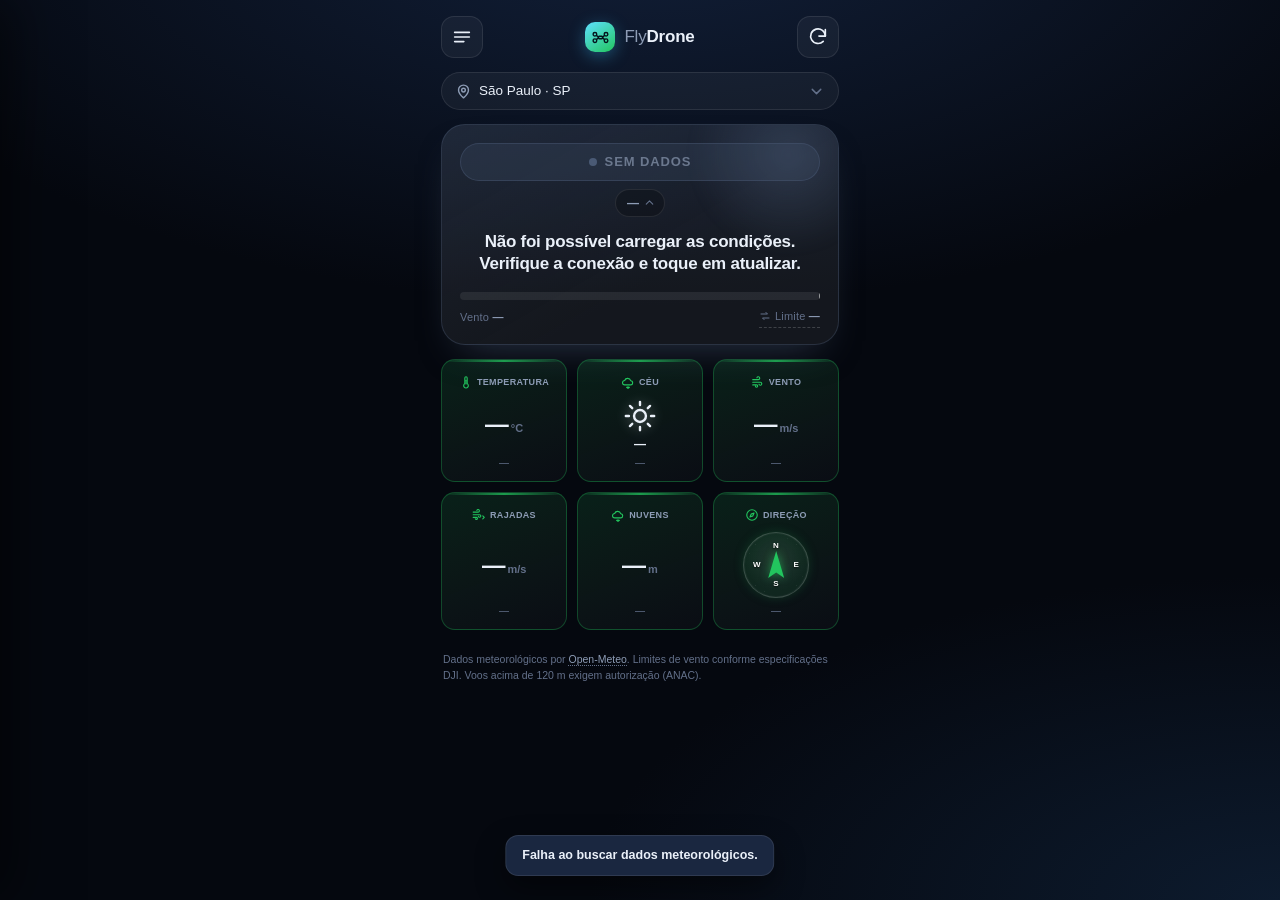
<file: index.html>
<!DOCTYPE html>
<html lang="pt-BR">
<head>
  <meta charset="utf-8" />
  <meta name="viewport" content="width=device-width, initial-scale=1, viewport-fit=cover" />
  <meta name="theme-color" content="#05080f" />
  <meta name="description" content="Condições de voo para drones DJI — vento, rajadas, nuvens e temperatura em tempo real." />
  <meta name="apple-mobile-web-app-capable" content="yes" />
  <meta name="apple-mobile-web-app-status-bar-style" content="black-translucent" />
  <meta name="apple-mobile-web-app-title" content="FlyDrone" />
  <link rel="manifest" href="manifest.webmanifest" />
  <link rel="icon" href="icons/icon-192.png" />
  <link rel="apple-touch-icon" href="icons/icon-192.png" />
  <link rel="stylesheet" href="styles.css" />
  <title>FlyDrone — Condições de voo</title>
</head>
<body>

  <!-- ============ SPRITE DE ÍCONES ============ -->
  <svg class="sprite" aria-hidden="true" focusable="false" xmlns="http://www.w3.org/2000/svg">
    <symbol id="i-menu" viewBox="0 0 24 24"><path d="M4 7h16M4 12h16M4 17h10"/></symbol>
    <symbol id="i-sliders" viewBox="0 0 24 24">
      <path d="M4 7h16M4 12h16M4 17h16"/>
      <circle cx="15" cy="7" r="2.2"/><circle cx="9" cy="12" r="2.2"/><circle cx="16" cy="17" r="2.2"/>
    </symbol>
    <symbol id="i-refresh" viewBox="0 0 24 24"><path d="M20 11a8 8 0 1 0-2.3 5.7"/><path d="M20 4v7h-7"/></symbol>
    <symbol id="i-pin" viewBox="0 0 24 24"><path d="M12 21s7-5.6 7-11a7 7 0 1 0-14 0c0 5.4 7 11 7 11Z"/><circle cx="12" cy="10" r="2.6"/></symbol>
    <symbol id="i-chevron" viewBox="0 0 24 24"><path d="m9 6 6 6-6 6"/></symbol>
    <symbol id="i-close" viewBox="0 0 24 24"><path d="M6 6l12 12M18 6 6 18"/></symbol>
    <symbol id="i-check" viewBox="0 0 24 24"><path d="m5 12.5 4.5 4.5L19 7"/></symbol>
    <symbol id="i-search" viewBox="0 0 24 24"><circle cx="11" cy="11" r="6.5"/><path d="m16 16 4.5 4.5"/></symbol>
    <symbol id="i-gps" viewBox="0 0 24 24"><circle cx="12" cy="12" r="3"/><circle cx="12" cy="12" r="8"/><path d="M12 2v2M12 20v2M2 12h2M20 12h2"/></symbol>

    <symbol id="i-drone" viewBox="0 0 24 24">
      <circle cx="5" cy="8" r="2.3"/><circle cx="19" cy="8" r="2.3"/>
      <circle cx="5" cy="16" r="2.3"/><circle cx="19" cy="16" r="2.3"/>
      <path d="M6.8 9.3 9.6 11.6M17.2 9.3 14.4 11.6M6.8 14.7 9.6 12.4M17.2 14.7 14.4 12.4"/>
      <rect x="9.2" y="10.4" width="5.6" height="3.2" rx="1.3"/>
    </symbol>

    <symbol id="i-temp" viewBox="0 0 24 24">
      <path d="M14 14.8V5a2 2 0 1 0-4 0v9.8a4 4 0 1 0 4 0Z"/><path d="M12 9v6.5"/>
    </symbol>

    <symbol id="i-wind" viewBox="0 0 24 24">
      <path d="M3 8h9.5a2.5 2.5 0 1 0-2.4-3.2"/><path d="M3 12.5h13a2.5 2.5 0 1 1-2.4 3.2"/><path d="M3 17h6.5a2 2 0 1 1-2 2"/>
    </symbol>

    <symbol id="i-gust" viewBox="0 0 24 24">
      <path d="M2 7h8.5a2.2 2.2 0 1 0-2.1-2.9"/><path d="M2 11.5h11a2.2 2.2 0 1 1-2.1 2.9"/>
      <path d="M2 16h5.5a1.8 1.8 0 1 1-1.7 2.4"/><path d="M18.5 13.5 21 16l-2.5 2.5"/>
    </symbol>

    <symbol id="i-cloudbase" viewBox="0 0 24 24">
      <path d="M6.5 17h9.7a3.6 3.6 0 0 0 .4-7.2A5.4 5.4 0 0 0 6.3 9.5 3.7 3.7 0 0 0 6.5 17Z"/>
      <path d="M12 20v2M9.6 21l2.4 2 2.4-2"/>
    </symbol>

    <symbol id="i-compass" viewBox="0 0 24 24">
      <circle cx="12" cy="12" r="9"/><path d="m15.5 8.5-2 5-5 2 2-5 5-2Z"/>
    </symbol>

    <symbol id="i-swap" viewBox="0 0 24 24">
      <path d="M4 8h13l-3.2-3.2M20 16H7l3.2 3.2"/>
    </symbol>

    <symbol id="i-sun" viewBox="0 0 24 24">
      <circle cx="12" cy="12" r="4.2"/>
      <path d="M12 2v2.2M12 19.8V22M2 12h2.2M19.8 12H22M4.9 4.9l1.6 1.6M17.5 17.5l1.6 1.6M19.1 4.9l-1.6 1.6M6.5 17.5l-1.6 1.6"/>
    </symbol>

    <symbol id="i-cloud-sun" viewBox="0 0 24 24">
      <path d="M8 5.5V3.8M3.8 8H2M5.6 5.6 4.4 4.4"/>
      <circle cx="7.6" cy="8.4" r="3"/>
      <path d="M10.5 18.5h8a3.1 3.1 0 0 0 .3-6.2 4.7 4.7 0 0 0-8.8-1.6 3.2 3.2 0 0 0 .5 7.8Z"/>
    </symbol>

    <symbol id="i-moon" viewBox="0 0 24 24">
      <path d="M20.2 14.6A8.6 8.6 0 0 1 9.4 3.8a8.6 8.6 0 1 0 10.8 10.8Z"/>
    </symbol>

    <symbol id="i-cloud-moon" viewBox="0 0 24 24">
      <path d="M9.8 8.6A3.7 3.7 0 0 1 4.6 3.4a3.7 3.7 0 1 0 5.2 5.2Z"/>
      <path d="M10.5 18.5h8a3.1 3.1 0 0 0 .3-6.2 4.7 4.7 0 0 0-8.8-1.6 3.2 3.2 0 0 0 .5 7.8Z"/>
    </symbol>

    <symbol id="i-cloud" viewBox="0 0 24 24">
      <path d="M6.5 18h11a3.9 3.9 0 0 0 .4-7.8A5.8 5.8 0 0 0 6.2 9.6 3.9 3.9 0 0 0 6.5 18Z"/>
    </symbol>

    <symbol id="i-rain" viewBox="0 0 24 24">
      <path d="M6.5 14.5h11a3.6 3.6 0 0 0 .3-7.2A5.4 5.4 0 0 0 6.2 6.5 3.6 3.6 0 0 0 6.5 14.5Z"/>
      <path d="M8.5 17.5 7.5 21M12.5 17.5 11.5 21M16.5 17.5 15.5 21"/>
    </symbol>

    <symbol id="i-storm" viewBox="0 0 24 24">
      <path d="M6.5 14h11a3.6 3.6 0 0 0 .3-7.2A5.4 5.4 0 0 0 6.2 6 3.6 3.6 0 0 0 6.5 14Z"/>
      <path d="m13 13.5-3 4h3l-2 3.5"/>
    </symbol>

    <symbol id="i-snow" viewBox="0 0 24 24">
      <path d="M6.5 14h11a3.6 3.6 0 0 0 .3-7.2A5.4 5.4 0 0 0 6.2 6 3.6 3.6 0 0 0 6.5 14Z"/>
      <path d="M8 17.5v3M6.6 18.3l2.8 1.4M9.4 18.3l-2.8 1.4M15 17.5v3M13.6 18.3l2.8 1.4M16.4 18.3l-2.8 1.4"/>
    </symbol>

    <symbol id="i-fog" viewBox="0 0 24 24">
      <path d="M6.5 12.5h11a3.6 3.6 0 0 0 .3-7.2A5.4 5.4 0 0 0 6.2 4.5 3.6 3.6 0 0 0 6.5 12.5Z"/>
      <path d="M4 16.5h16M7 19.5h10"/>
    </symbol>
  </svg>

  <!-- ============ APP ============ -->
  <div class="app">

    <header class="topbar">
      <button class="icon-btn" id="menuBtn" aria-label="Abrir menu de drones" aria-expanded="false">
        <svg class="icon"><use href="#i-menu"/></svg>
      </button>

      <div class="brand">
        <span class="brand__mark"><svg class="icon"><use href="#i-drone"/></svg></span>
        <span class="brand__name">Fly<strong>Drone</strong></span>
      </div>

      <button class="icon-btn" id="refreshBtn" aria-label="Atualizar dados">
        <svg class="icon" id="refreshIcon"><use href="#i-refresh"/></svg>
      </button>
    </header>

    <button class="location" id="locationBtn">
      <svg class="icon icon--sm"><use href="#i-pin"/></svg>
      <span class="location__text" id="placeName">Localizando…</span>
      <svg class="icon icon--sm location__chev"><use href="#i-chevron"/></svg>
    </button>

    <main class="main" id="main">

      <!-- STATUS GERAL -->
      <section class="verdict" id="verdict" data-status="loading">
        <div class="verdict__glow" aria-hidden="true"></div>

        <div class="verdict__row">
          <span class="verdict__badge" id="verdictBadge">
            <span class="verdict__dot" aria-hidden="true"></span>
            <span id="verdictLabel">Analisando…</span>
          </span>
          <button class="verdict__drone" id="verdictDrone" type="button" aria-haspopup="dialog">
            <span id="verdictDroneName">—</span>
            <svg class="icon icon--sm" aria-hidden="true"><use href="#i-chevron"/></svg>
          </button>
        </div>

        <p class="verdict__reason" id="verdictReason">Buscando condições de voo…</p>

        <div class="windbar" aria-hidden="true">
          <div class="windbar__track">
            <div class="windbar__fill" id="windFill"></div>
            <div class="windbar__limit" id="windLimitMark"></div>
          </div>
          <div class="windbar__scale">
            <span><span id="windNowLabel">Vento</span> <b id="windNow">—</b></span>
            <button type="button" class="windbar__unit" id="unitToggle"
                    aria-label="Alternar unidade de vento entre km/h e m/s">
              <svg class="icon icon--sm" aria-hidden="true"><use href="#i-swap"/></svg>
              <span>Limite <b id="windLimit">—</b></span>
            </button>
          </div>
        </div>
      </section>

      <!-- GRADE 3 POR LINHA -->
      <section class="grid" aria-label="Condições detalhadas">

        <article class="tile" id="tileTemp" data-status="good">
          <div class="tile__head">
            <svg class="tile__icon"><use href="#i-temp"/></svg>
            <span>Temperatura</span>
          </div>
          <div class="tile__value" id="tempValue">—<small>°C</small></div>
          <div class="tile__sub" id="tempSub">—</div>
        </article>

        <article class="tile" id="tileSky" data-status="good">
          <div class="tile__head">
            <svg class="tile__icon"><use href="#i-cloudbase"/></svg>
            <span>Céu</span>
          </div>
          <div class="tile__value tile__value--sky">
            <svg class="sky-icon" id="skyIcon"><use href="#i-sun"/></svg>
            <span class="sky-label" id="skyValue">—</span>
          </div>
          <div class="tile__sub" id="skySub">—</div>
        </article>

        <article class="tile" id="tileWind" data-status="good">
          <div class="tile__head">
            <svg class="tile__icon"><use href="#i-wind"/></svg>
            <span>Vento</span>
          </div>
          <div class="tile__value" id="windValue">—<small>m/s</small></div>
          <div class="tile__sub" id="windSub">—</div>
        </article>

        <article class="tile" id="tileGust" data-status="good">
          <div class="tile__head">
            <svg class="tile__icon"><use href="#i-gust"/></svg>
            <span>Rajadas</span>
          </div>
          <div class="tile__value" id="gustValue">—<small>m/s</small></div>
          <div class="tile__sub" id="gustSub">—</div>
        </article>

        <article class="tile" id="tileCloud" data-status="good">
          <div class="tile__head">
            <svg class="tile__icon"><use href="#i-cloudbase"/></svg>
            <span>Nuvens</span>
          </div>
          <div class="tile__value" id="cloudValue">—<small>m</small></div>
          <div class="tile__sub" id="cloudSub">—</div>
        </article>

        <article class="tile" id="tileDir" data-status="good">
          <div class="tile__head">
            <svg class="tile__icon"><use href="#i-compass"/></svg>
            <span>Direção</span>
          </div>
          <div class="tile__value tile__value--dir">
            <div class="compass" id="compass" role="img" aria-label="Direção do vento">
              <span class="compass__cardinal compass__cardinal--n">N</span>
              <span class="compass__cardinal compass__cardinal--e">E</span>
              <span class="compass__cardinal compass__cardinal--s">S</span>
              <span class="compass__cardinal compass__cardinal--w">W</span>
              <svg class="compass__arrow" id="dirArrow" viewBox="0 0 24 24" aria-hidden="true">
                <path d="M12 3.2 17 20l-5-3.5L7 20 12 3.2Z"/>
              </svg>
            </div>
            <span class="sr-only" id="dirValue">—</span>
          </div>
          <div class="tile__sub" id="dirSub">—</div>
        </article>

      </section>

      <!-- PRÓXIMAS HORAS -->
      <section class="hourly" id="hourly" hidden>
        <div class="section-head">
          <h2>Próximas horas</h2>
          <span class="section-head__hint" id="hourlyHint">vento · rajadas</span>
        </div>
        <div class="hourly__track" id="hourlyTrack"></div>
      </section>

      <p class="footnote">
        Dados meteorológicos por <a href="https://open-meteo.com/" target="_blank" rel="noopener">Open-Meteo</a>.
        Limites de vento conforme especificações DJI. Voos acima de 120&nbsp;m exigem autorização (ANAC).
      </p>

    </main>

    <div class="updated" id="updated">—</div>
  </div>

  <!-- ============ MENU LATERAL ============ -->
  <div class="scrim" id="scrim" hidden></div>

  <aside class="drawer" id="drawer" aria-hidden="true" aria-label="Menu">
    <div class="drawer__head">
      <div>
        <p class="drawer__eyebrow">Configuração de voo</p>
        <h2 class="drawer__title">Menu</h2>
      </div>
      <button class="icon-btn icon-btn--ghost" id="drawerClose" aria-label="Fechar menu">
        <svg class="icon"><use href="#i-close"/></svg>
      </button>
    </div>

    <div class="menu">

      <!-- ---------- SELECIONE O DRONE ---------- -->
      <button class="menu__row" id="menuDrone" type="button"
              aria-expanded="true" aria-controls="dronePanel">
        <span class="menu__icon"><svg class="icon"><use href="#i-drone"/></svg></span>
        <span class="menu__body">
          <span class="menu__label">Selecione o Drone</span>
          <span class="menu__sub" id="menuDroneName">—</span>
        </span>
        <svg class="icon menu__chev" aria-hidden="true"><use href="#i-chevron"/></svg>
      </button>

      <div class="menu__panel" id="dronePanel">
        <ul class="drone-list" id="droneList" role="listbox" aria-label="Modelos de drone"></ul>
      </div>

      <!-- ---------- PARÂMETROS ---------- -->
      <button class="menu__row" id="menuParams" type="button"
              aria-expanded="false" aria-controls="paramsPanel">
        <span class="menu__icon"><svg class="icon"><use href="#i-sliders"/></svg></span>
        <span class="menu__body">
          <span class="menu__label">Parâmetros</span>
          <span class="menu__sub">Unidade, rajada e altitude</span>
        </span>
        <svg class="icon menu__chev" aria-hidden="true"><use href="#i-chevron"/></svg>
      </button>

      <div class="menu__panel" id="paramsPanel" hidden>
        <div class="param">
          <div class="param__head">
            <span class="param__label">Unidade do vento</span>
            <span class="param__hint">No app todo</span>
          </div>
          <div class="seg" role="group" aria-label="Unidade do vento">
            <button class="seg__btn" type="button" data-unit="kmh">km/h</button>
            <button class="seg__btn" type="button" data-unit="ms">m/s</button>
          </div>
        </div>

        <div class="param">
          <div class="param__head">
            <span class="param__label">Alerta de rajada</span>
            <span class="param__hint" id="gustHint">80% do limite DJI</span>
          </div>
          <div class="seg" role="group" aria-label="Alerta de rajada">
            <button class="seg__btn" type="button" data-gust="0.7">70%</button>
            <button class="seg__btn" type="button" data-gust="0.75">75%</button>
            <button class="seg__btn" type="button" data-gust="0.8">80%</button>
            <button class="seg__btn" type="button" data-gust="0.85">85%</button>
          </div>
        </div>

        <div class="param">
          <div class="param__head">
            <span class="param__label">Vento por altitude</span>
            <span class="param__hint" id="altHint">120 m</span>
          </div>
          <div class="seg" role="group" aria-label="Altura do vento">
            <button class="seg__btn" type="button" data-alt="30">30 m</button>
            <button class="seg__btn" type="button" data-alt="50">50 m</button>
            <button class="seg__btn" type="button" data-alt="80">80 m</button>
            <button class="seg__btn" type="button" data-alt="120">120 m</button>
          </div>
        </div>
      </div>

    </div>

    <div class="drawer__foot">
      <svg class="icon icon--sm"><use href="#i-drone"/></svg>
      <span>Limites de vento baseados nas especificações oficiais DJI.</span>
    </div>
  </aside>

  <!-- ============ FICHA DO DRONE ============ -->
  <div class="modal" id="droneModal" hidden>
    <div class="modal__scrim" data-close-drone-modal></div>
    <div class="modal__sheet" role="dialog" aria-modal="true" aria-labelledby="droneTitle">
      <div class="modal__grab" aria-hidden="true"></div>

      <div class="drone-sheet__head">
        <span class="drone-sheet__mark"><svg class="icon"><use href="#i-drone"/></svg></span>
        <div class="drone-sheet__titles">
          <p class="drone-sheet__eyebrow">Ficha técnica</p>
          <h2 class="modal__title drone-sheet__title" id="droneTitle">—</h2>
        </div>
        <button class="icon-btn icon-btn--ghost" id="droneClose" aria-label="Fechar ficha do drone">
          <svg class="icon"><use href="#i-close"/></svg>
        </button>
      </div>

      <ul class="specs" id="droneSpecs"></ul>

      <div class="drone-sheet__foot">
        <button class="drone-sheet__swap" id="droneSwap" type="button">
          <svg class="icon icon--sm"><use href="#i-swap"/></svg>
          Trocar drone
        </button>
        <p class="drone-sheet__note">Limites de vento conforme especificações DJI.</p>
      </div>
    </div>
  </div>

  <!-- ============ MODAL DE LOCALIZAÇÃO ============ -->
  <div class="modal" id="locModal" hidden>
    <div class="modal__scrim" data-close-modal></div>
    <div class="modal__sheet" role="dialog" aria-modal="true" aria-labelledby="locTitle">
      <div class="modal__grab" aria-hidden="true"></div>
      <h2 class="modal__title" id="locTitle">Local do voo</h2>

      <div class="search">
        <svg class="icon icon--sm search__icon"><use href="#i-search"/></svg>
        <input id="locInput" class="search__input" type="search" placeholder="Cidade, bairro ou aeroporto"
               autocomplete="off" enterkeyhint="search" />
      </div>

      <button class="gps-btn" id="gpsBtn">
        <svg class="icon icon--sm"><use href="#i-gps"/></svg>
        Usar minha localização atual
      </button>

      <ul class="results" id="locResults"></ul>
    </div>
  </div>

  <div class="toast" id="toast" role="status" aria-live="polite"></div>

  <script src="app.js"></script>
</body>
</html>
</file>
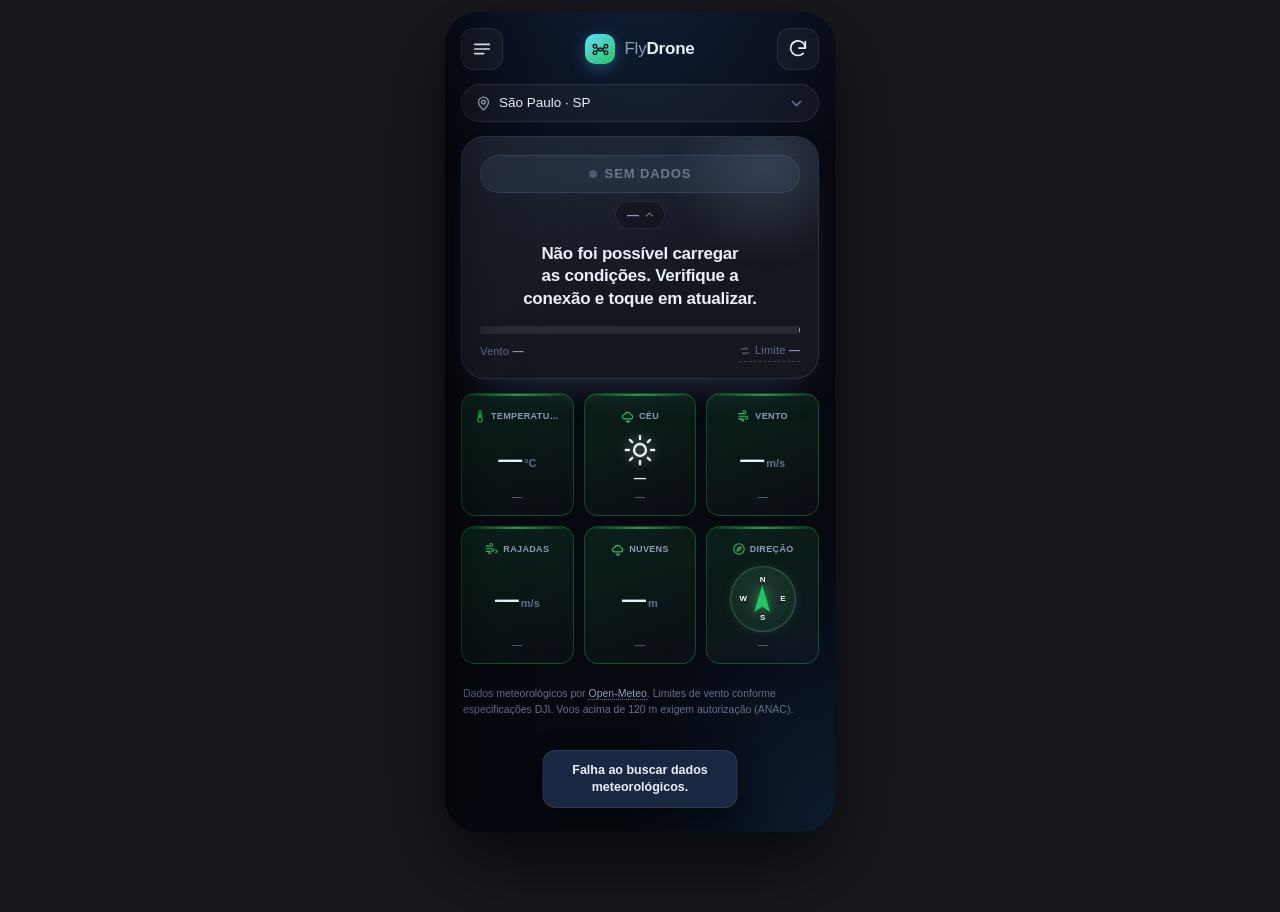
<file: tools/mobile-preview.html>
<!DOCTYPE html>
<html lang="pt-BR">
<head>
  <meta charset="utf-8" />
  <title>Preview mobile — FlyDrone</title>
  <style>
    html, body { height: 100%; margin: 0; overflow: hidden; }
    body {
      display: flex;
      justify-content: center;
      align-items: flex-start;
      padding-top: 12px;
      background: #16181d;
      font-family: system-ui, sans-serif;
      color: #9aa4b2;
    }
    .phone {
      width: 390px;
      height: 820px;
      border: 0;
      border-radius: 34px;
      box-shadow: 0 30px 80px rgba(0,0,0,.6);
      background: #05080f;
      flex: none;
    }
  </style>
</head>
<body>
  <iframe class="phone" src="../index.html" title="FlyDrone mobile"></iframe>
</body>
</html>
</file>
<file: styles.css>
/* ============================================================
   FlyDrone — estilos mobile-first
   ============================================================ */

:root {
  --bg: #05080f;
  --bg-2: #0a1120;
  --surface: rgba(255, 255, 255, 0.045);
  --surface-2: rgba(255, 255, 255, 0.07);
  --border: rgba(255, 255, 255, 0.09);
  --text: #eaf0f9;
  --muted: #8d9cb5;
  --muted-2: #63708a;

  --good: #22c55e;
  --warn: #f5a524;
  --bad: #ef4444;
  --accent: #38bdf8;

  --radius: 20px;
  --radius-sm: 14px;

  --safe-top: env(safe-area-inset-top, 0px);
  --safe-bottom: env(safe-area-inset-bottom, 0px);

  color-scheme: dark;
}

* { box-sizing: border-box; }

html, body {
  margin: 0;
  padding: 0;
  min-height: 100%;
}

body {
  background:
    radial-gradient(120% 80% at 50% -10%, #12203a 0%, transparent 55%),
    radial-gradient(90% 60% at 100% 100%, #0d1b2e 0%, transparent 60%),
    var(--bg);
  color: var(--text);
  font-family: -apple-system, BlinkMacSystemFont, "Segoe UI", Roboto, "Helvetica Neue", Arial, sans-serif;
  font-size: 15px;
  line-height: 1.35;
  -webkit-font-smoothing: antialiased;
  -webkit-tap-highlight-color: transparent;
  overscroll-behavior-y: contain;
}

body.no-scroll { overflow: hidden; }

button, input { font: inherit; color: inherit; }
button { background: none; border: 0; cursor: pointer; }
a { color: var(--accent); }

.sprite { position: absolute; width: 0; height: 0; overflow: hidden; }

.icon {
  width: 22px;
  height: 22px;
  fill: none;
  stroke: currentColor;
  stroke-width: 1.8;
  stroke-linecap: round;
  stroke-linejoin: round;
  flex: none;
}
.icon--sm { width: 17px; height: 17px; stroke-width: 2; }

/* ============================================================
   ESTRUTURA
   ============================================================ */

.app {
  max-width: 430px;
  margin: 0 auto;
  padding: calc(var(--safe-top) + 10px) 16px calc(var(--safe-bottom) + 22px);
  min-height: 100vh;
  min-height: 100dvh;
  display: flex;
  flex-direction: column;
}

/* ---------- Topbar ---------- */

.topbar {
  display: flex;
  align-items: center;
  justify-content: space-between;
  gap: 10px;
  padding: 6px 0 2px;
}

.icon-btn {
  width: 42px;
  height: 42px;
  display: grid;
  place-items: center;
  border-radius: 13px;
  color: var(--text);
  background: var(--surface);
  border: 1px solid var(--border);
  transition: background .18s ease, transform .12s ease;
}
.icon-btn:active { transform: scale(.93); background: var(--surface-2); }
.icon-btn--ghost { background: transparent; border-color: transparent; }

.brand {
  display: flex;
  align-items: center;
  gap: 9px;
}
.brand__mark {
  width: 30px;
  height: 30px;
  display: grid;
  place-items: center;
  border-radius: 10px;
  color: #04121c;
  background: linear-gradient(145deg, #5ee0ff, #22c55e);
  box-shadow: 0 4px 16px rgba(56, 189, 248, .35);
}
.brand__mark .icon { width: 19px; height: 19px; stroke-width: 1.7; }
.brand__name {
  font-size: 17px;
  letter-spacing: -.2px;
  color: var(--muted);
  font-weight: 500;
}
.brand__name strong { color: var(--text); font-weight: 700; }

/* ---------- Localização ---------- */

.location {
  display: flex;
  align-items: center;
  gap: 7px;
  margin: 12px 0 14px;
  padding: 9px 13px;
  width: 100%;
  border-radius: 999px;
  background: var(--surface);
  border: 1px solid var(--border);
  color: var(--muted);
  text-align: left;
  transition: background .18s ease;
}
.location:active { background: var(--surface-2); }
.location__text {
  flex: 1;
  min-width: 0;
  overflow: hidden;
  text-overflow: ellipsis;
  white-space: nowrap;
  font-size: 13.5px;
  font-weight: 500;
  color: var(--text);
}
.location__chev { transform: rotate(90deg); color: var(--muted-2); }

/* ============================================================
   STATUS GERAL
   ============================================================ */

.main { flex: 1; }

.verdict {
  --tone: var(--muted);
  position: relative;
  overflow: hidden;
  border-radius: 24px;
  padding: 18px 18px 16px;
  border: 1px solid color-mix(in srgb, var(--tone) 38%, transparent);
  background:
    linear-gradient(150deg, color-mix(in srgb, var(--tone) 20%, transparent) 0%, rgba(255,255,255,.02) 62%),
    var(--surface);
  box-shadow: 0 18px 40px -22px color-mix(in srgb, var(--tone) 70%, transparent);
  transition: background .35s ease, border-color .35s ease, box-shadow .35s ease;
}

.verdict[data-status="good"] { --tone: var(--good); }
.verdict[data-status="warn"] { --tone: var(--warn); }
.verdict[data-status="bad"]  { --tone: var(--bad); }
.verdict[data-status="loading"] { --tone: #4a5a75; }

.verdict__glow {
  position: absolute;
  top: -70px;
  right: -50px;
  width: 200px;
  height: 200px;
  border-radius: 50%;
  background: radial-gradient(circle, color-mix(in srgb, var(--tone) 45%, transparent), transparent 68%);
  filter: blur(6px);
  pointer-events: none;
  transition: background .35s ease;
}

.verdict__row {
  display: flex;
  flex-direction: column;
  align-items: center;
  justify-content: center;
  gap: 8px;
  position: relative;
  text-align: center;
}

.verdict__badge {
  display: inline-flex;
  align-items: center;
  justify-content: center;
  gap: 8px;
  width: 100%;
  padding: 9px 18px;
  border-radius: 999px;
  background: color-mix(in srgb, var(--tone) 22%, transparent);
  border: 1px solid color-mix(in srgb, var(--tone) 45%, transparent);
  font-size: 13px;
  font-weight: 800;
  letter-spacing: .9px;
  text-transform: uppercase;
  color: color-mix(in srgb, var(--tone) 82%, white);
}

.verdict__dot {
  width: 8px;
  height: 8px;
  border-radius: 50%;
  background: var(--tone);
  box-shadow: 0 0 0 0 color-mix(in srgb, var(--tone) 60%, transparent);
  animation: pulse 2s infinite;
}
@keyframes pulse {
  0%   { box-shadow: 0 0 0 0 color-mix(in srgb, var(--tone) 55%, transparent); }
  70%  { box-shadow: 0 0 0 8px transparent; }
  100% { box-shadow: 0 0 0 0 transparent; }
}
.verdict[data-status="loading"] .verdict__dot { animation: none; }

.verdict__drone {
  display: inline-flex;
  align-items: center;
  gap: 4px;
  font-size: 12px;
  font-weight: 700;
  color: var(--muted);
  padding: 5px 8px 5px 11px;
  border-radius: 999px;
  background: rgba(0, 0, 0, .25);
  border: 1px solid var(--border);
  white-space: nowrap;
  transition: color .18s ease, border-color .18s ease, background .18s ease, transform .12s ease;
}
.verdict__drone .icon {
  width: 13px;
  height: 13px;
  transform: rotate(-90deg);
  color: var(--muted-2);
  transition: color .18s ease;
}
.verdict__drone:active { transform: scale(.96); background: rgba(255, 255, 255, .07); }
.verdict__drone:active .icon { color: var(--text); }

.verdict__reason {
  position: relative;
  margin: 14px 0 16px;
  font-size: 17px;
  font-weight: 650;
  line-height: 1.32;
  letter-spacing: -.25px;
  color: var(--text);
  min-height: 45px;
  text-align: center;
  text-wrap: balance;
}

/* ---------- Barra de vento ---------- */

.windbar { position: relative; }

.windbar__track {
  position: relative;
  height: 8px;
  border-radius: 999px;
  background: rgba(255, 255, 255, .08);
  overflow: hidden;
}

.windbar__fill {
  height: 100%;
  width: 0%;
  border-radius: 999px;
  background: linear-gradient(90deg, var(--good), var(--tone));
  transition: width .7s cubic-bezier(.22, 1, .36, 1), background .35s ease;
}

.windbar__limit {
  position: absolute;
  top: -3px;
  bottom: -3px;
  width: 2px;
  left: 100%;
  background: rgba(255, 255, 255, .55);
  border-radius: 2px;
  transform: translateX(-1px);
}

.windbar__scale {
  display: flex;
  justify-content: space-between;
  align-items: center;
  margin-top: 7px;
  font-size: 11px;
  color: var(--muted-2);
  letter-spacing: .2px;
}
.windbar__scale b { color: var(--muted); font-weight: 700; }

.windbar__unit {
  display: inline-flex;
  align-items: center;
  gap: 4px;
  padding: 2px 0 3px;
  font-size: 11px;
  letter-spacing: .2px;
  color: var(--muted-2);
  border-bottom: 1px dashed rgba(255, 255, 255, .18);
  transition: color .18s ease, border-color .18s ease;
}
.windbar__unit:active {
  color: var(--text);
  border-color: rgba(255, 255, 255, .45);
}
.windbar__unit .icon { width: 12px; height: 12px; }

/* ============================================================
   GRADE DE QUADRADOS — 3 POR LINHA
   ============================================================ */

.grid {
  display: grid;
  grid-template-columns: repeat(3, 1fr);
  gap: 10px;
  margin-top: 14px;
}

.tile {
  --tone: var(--good);
  position: relative;
  display: flex;
  flex-direction: column;
  align-items: center;
  justify-content: space-between;
  text-align: center;
  gap: 6px;
  min-height: 118px;
  padding: 11px 11px 12px;
  border-radius: var(--radius-sm);
  border: 1px solid color-mix(in srgb, var(--tone) 30%, transparent);
  background:
    linear-gradient(160deg, color-mix(in srgb, var(--tone) 13%, transparent), rgba(255, 255, 255, .025));
  overflow: hidden;
  transition: border-color .3s ease, background .3s ease;
}

.tile[data-status="good"] { --tone: var(--good); }
.tile[data-status="warn"] { --tone: var(--warn); }
.tile[data-status="bad"]  { --tone: var(--bad); }
.tile[data-status="none"] { --tone: #4a5a75; }

.tile::after {
  content: "";
  position: absolute;
  inset: 0 0 auto 0;
  height: 2px;
  background: linear-gradient(90deg, transparent, var(--tone), transparent);
  opacity: .75;
}

.tile__head {
  display: flex;
  align-items: center;
  justify-content: center;
  gap: 4px;
  color: var(--muted);
  font-size: 9px;
  font-weight: 700;
  letter-spacing: .35px;
  text-transform: uppercase;
  min-height: 22px;
  max-width: 100%;
}
.tile__head span {
  overflow: hidden;
  text-overflow: ellipsis;
  white-space: nowrap;
}

.tile__icon {
  width: 14px;
  height: 14px;
  flex: none;
  fill: none;
  stroke: var(--tone);
  stroke-width: 1.9;
  stroke-linecap: round;
  stroke-linejoin: round;
  transition: stroke .3s ease;
}

.tile__value {
  display: flex;
  align-items: baseline;
  justify-content: center;
  gap: 3px;
  font-size: 24px;
  font-weight: 750;
  letter-spacing: -1px;
  line-height: 1;
  color: var(--text);
  white-space: nowrap;
  overflow: hidden;
  max-width: 100%;
  transition: color .3s ease;
}
.tile__value small {
  font-size: 11px;
  font-weight: 600;
  letter-spacing: 0;
  color: var(--muted-2);
}
.tile__value--sky {
  flex-direction: column;
  align-items: center;
  justify-content: center;
  gap: 5px;
  line-height: 1;
  letter-spacing: 0;
  overflow: visible;
}
.sky-icon {
  width: 34px;
  height: 34px;
  flex: none;
  color: var(--text);
  fill: none;
  stroke: currentColor;
  stroke-width: 1.7;
  stroke-linecap: round;
  stroke-linejoin: round;
  transition: color .3s ease, filter .3s ease;
  filter: drop-shadow(0 0 6px color-mix(in srgb, currentColor 45%, transparent));
}
.sky-label {
  max-width: 100%;
  overflow: hidden;
  text-overflow: ellipsis;
  white-space: nowrap;
  font-size: 12px;
  font-weight: 750;
  letter-spacing: -.1px;
  color: var(--text);
}

/* Cor própria de cada símbolo do céu (independente do status do voo) */
#tileSky[data-weather="i-sun"]       .sky-icon { color: #fbbf24; }
#tileSky[data-weather="i-cloud-sun"] .sky-icon { color: #fcd34d; }
#tileSky[data-weather="i-moon"]      .sky-icon { color: #e2e8f0; }
#tileSky[data-weather="i-cloud-moon"] .sky-icon { color: #cbd5e1; }
#tileSky[data-weather="i-cloud"]     .sky-icon { color: #cbd5e1; }
#tileSky[data-weather="i-rain"]      .sky-icon { color: #60a5fa; }
#tileSky[data-weather="i-storm"]     .sky-icon { color: #a78bfa; }
#tileSky[data-weather="i-snow"]      .sky-icon { color: #93c5fd; }
#tileSky[data-weather="i-fog"]       .sky-icon { color: #94a3b8; }

.sr-only {
  position: absolute;
  width: 1px;
  height: 1px;
  padding: 0;
  margin: -1px;
  overflow: hidden;
  clip: rect(0 0 0 0);
  white-space: nowrap;
  border: 0;
}

.tile__value--dir {
  align-items: center;
  justify-content: center;
  gap: 0;
  font-size: 22px;
  overflow: visible;
}

.compass {
  position: relative;
  flex: none;
  width: 66px;
  height: 66px;
  border-radius: 50%;
  border: 1px solid rgba(255, 255, 255, .18);
  background:
    radial-gradient(circle at 50% 42%, rgba(255, 255, 255, .07), transparent 64%),
    color-mix(in srgb, var(--tone) 8%, rgba(255, 255, 255, .02));
  box-shadow:
    inset 0 0 0 1px rgba(255, 255, 255, .035),
    0 0 14px -6px color-mix(in srgb, var(--good) 55%, transparent);
  transition: border-color .3s ease, background .3s ease, box-shadow .3s ease;
}

/* Tracinhos ao redor do círculo (16 marcas de 22,5°) */
.compass::before {
  content: "";
  position: absolute;
  inset: 3px;
  border-radius: 50%;
  background: repeating-conic-gradient(from -.7deg,
    rgba(255, 255, 255, .55) 0 2deg,
    transparent 2deg 22.5deg);
  -webkit-mask: radial-gradient(circle at 50% 50%, transparent 0 70%, #000 71% 100%);
          mask: radial-gradient(circle at 50% 50%, transparent 0 70%, #000 71% 100%);
  opacity: .65;
  pointer-events: none;
}

.compass__cardinal {
  position: absolute;
  z-index: 2;
  font-size: 8px;
  font-weight: 800;
  line-height: 1;
  letter-spacing: .2px;
  color: #fff;
  text-shadow: 0 1px 2px rgba(0, 0, 0, .7);
}

.compass__cardinal--n { top: 14%; left: 50%; transform: translateX(-50%); }
.compass__cardinal--s { bottom: 14%; left: 50%; transform: translateX(-50%); }
.compass__cardinal--e { right: 14%; top: 50%; transform: translateY(-50%); }
.compass__cardinal--w { left: 14%; top: 50%; transform: translateY(-50%); }

.compass__arrow {
  position: absolute;
  inset: 20%;
  width: 60%;
  height: 60%;
  fill: var(--good);
  stroke: none;
  transform-origin: 50% 50%;
  transition: transform .6s cubic-bezier(.22, 1, .36, 1);
  filter: drop-shadow(0 0 4px color-mix(in srgb, var(--good) 60%, transparent));
}

.tile__sub {
  font-size: 10.5px;
  line-height: 1.25;
  color: var(--muted-2);
  font-weight: 500;
  overflow: hidden;
  text-overflow: ellipsis;
  display: -webkit-box;
  -webkit-line-clamp: 2;
  -webkit-box-orient: vertical;
}

/* ============================================================
   PRÓXIMAS HORAS
   ============================================================ */

.hourly { margin-top: 22px; }

.section-head {
  display: flex;
  align-items: baseline;
  justify-content: space-between;
  margin-bottom: 9px;
  padding: 0 2px;
}
.section-head h2 {
  margin: 0;
  font-size: 13px;
  font-weight: 700;
  letter-spacing: .3px;
  text-transform: uppercase;
  color: var(--muted);
}
.section-head__hint {
  font-size: 10.5px;
  color: var(--muted-2);
  letter-spacing: .3px;
}

.hourly__track {
  display: grid;
  grid-template-columns: repeat(5, minmax(0, 1fr));
  gap: 7px;
  padding: 2px 0 6px;
}

.hour {
  --tone: var(--good);
  min-width: 0;
  padding: 9px 4px;
  border-radius: 13px;
  text-align: center;
  border: 1px solid color-mix(in srgb, var(--tone) 28%, transparent);
  background: linear-gradient(165deg, color-mix(in srgb, var(--tone) 12%, transparent), rgba(255,255,255,.02));
}
.hour[data-status="good"] { --tone: var(--good); }
.hour[data-status="warn"] { --tone: var(--warn); }
.hour[data-status="bad"]  { --tone: var(--bad); }

.hour__time {
  font-size: 10.5px;
  font-weight: 700;
  color: var(--muted);
  letter-spacing: .3px;
}
.hour__wind {
  margin-top: 4px;
  font-size: 15px;
  font-weight: 750;
  letter-spacing: -.4px;
  color: var(--text);
}
.hour__wind small { font-size: 9px; color: var(--muted-2); font-weight: 600; margin-left: 1px; }
.hour__gust {
  font-size: 9.5px;
  color: var(--tone);
  font-weight: 650;
  margin-top: 1px;
}

/* ============================================================
   RODAPÉ
   ============================================================ */

.footnote {
  margin: 22px 2px 0;
  font-size: 10.5px;
  line-height: 1.5;
  color: var(--muted-2);
}
.footnote a { color: var(--muted); text-decoration: none; border-bottom: 1px dotted var(--muted-2); }

.updated {
  margin-top: 14px;
  text-align: center;
  font-size: 10.5px;
  letter-spacing: .4px;
  color: var(--muted-2);
  text-transform: uppercase;
  font-weight: 600;
}

/* ============================================================
   MENU LATERAL
   ============================================================ */

.scrim {
  position: fixed;
  inset: 0;
  background: rgba(2, 5, 12, .62);
  backdrop-filter: blur(3px);
  -webkit-backdrop-filter: blur(3px);
  z-index: 40;
  opacity: 0;
  transition: opacity .26s ease;
}
.scrim.is-visible { opacity: 1; }

.drawer {
  position: fixed;
  top: 0;
  bottom: 0;
  left: 0;
  z-index: 50;
  width: min(85vw, 340px);
  padding: calc(var(--safe-top) + 18px) 16px calc(var(--safe-bottom) + 18px);
  display: flex;
  flex-direction: column;
  background: linear-gradient(180deg, #0c1526, #070c16 70%);
  border-right: 1px solid var(--border);
  transform: translateX(-102%);
  transition: transform .3s cubic-bezier(.32, .72, 0, 1);
  box-shadow: 20px 0 50px rgba(0, 0, 0, .5);
}
.drawer.is-open { transform: translateX(0); }

.drawer__head {
  display: flex;
  align-items: flex-start;
  justify-content: space-between;
  gap: 10px;
}
.drawer__eyebrow {
  margin: 0 0 3px;
  font-size: 10px;
  letter-spacing: 1.2px;
  text-transform: uppercase;
  color: var(--accent);
  font-weight: 800;
}
.drawer__title {
  margin: 0;
  font-size: 21px;
  letter-spacing: -.5px;
}
.drawer__hint {
  margin: 10px 0 14px;
  font-size: 12px;
  line-height: 1.45;
  color: var(--muted-2);
}

/* ---------- Menu em seções ---------- */

.menu {
  flex: 1;
  min-height: 0;
  margin-top: 14px;
  display: flex;
  flex-direction: column;
  gap: 8px;
  overflow-y: auto;
  -webkit-overflow-scrolling: touch;
  padding-bottom: 2px;
}

.menu__row {
  display: flex;
  align-items: center;
  gap: 11px;
  width: 100%;
  padding: 12px;
  border-radius: 15px;
  border: 1px solid var(--border);
  background: var(--surface);
  text-align: left;
  transition: background .16s ease, border-color .16s ease, transform .12s ease;
}
.menu__row:active { transform: scale(.985); background: var(--surface-2); }
.menu__row[aria-expanded="true"] {
  border-color: rgba(56, 189, 248, .45);
  background: linear-gradient(120deg, rgba(56, 189, 248, .14), rgba(34, 197, 94, .06));
}

.menu__icon {
  width: 38px;
  height: 38px;
  flex: none;
  display: grid;
  place-items: center;
  border-radius: 11px;
  background: rgba(255, 255, 255, .06);
  color: var(--muted);
  border: 1px solid var(--border);
}
.menu__row[aria-expanded="true"] .menu__icon {
  color: #06121c;
  background: linear-gradient(145deg, #5ee0ff, #22c55e);
  border-color: transparent;
}
.menu__icon .icon { width: 21px; height: 21px; }

.menu__body { flex: 1; min-width: 0; }
.menu__label {
  display: block;
  font-size: 14px;
  font-weight: 700;
  letter-spacing: -.15px;
}
.menu__sub {
  display: block;
  margin-top: 2px;
  font-size: 11px;
  font-weight: 500;
  color: var(--muted-2);
  white-space: nowrap;
  overflow: hidden;
  text-overflow: ellipsis;
}

.menu__chev {
  width: 16px;
  height: 16px;
  flex: none;
  color: var(--muted-2);
  transition: transform .2s ease, color .2s ease;
}
.menu__row[aria-expanded="true"] .menu__chev {
  transform: rotate(90deg);
  color: var(--text);
}

.menu__panel {
  display: flex;
  flex-direction: column;
  gap: 8px;
  padding: 0 1px 2px;
  animation: panelIn .18s ease;
}
.menu__panel[hidden] { display: none; }

@keyframes panelIn {
  from { opacity: 0; transform: translateY(-4px); }
  to   { opacity: 1; transform: none; }
}

/* A lista de drones não rola sozinha: quem rola é o menu. */
.menu__panel .drone-list { flex: none; overflow: visible; }

/* ---------- Parâmetros ---------- */

.param {
  padding: 11px 12px;
  border-radius: 15px;
  border: 1px solid var(--border);
  background: var(--surface);
}

.param__head {
  display: flex;
  align-items: baseline;
  justify-content: space-between;
  gap: 8px;
  margin-bottom: 8px;
}
.param__label { font-size: 12.5px; font-weight: 700; }
.param__hint { font-size: 10px; color: var(--muted-2); }

.seg {
  display: flex;
  gap: 4px;
  padding: 3px;
  border-radius: 11px;
  background: rgba(0, 0, 0, .28);
}
.seg__btn {
  flex: 1;
  padding: 7px 4px;
  border-radius: 8px;
  font-size: 11.5px;
  font-weight: 700;
  color: var(--muted);
  transition: background .16s ease, color .16s ease, box-shadow .16s ease;
}
.seg__btn:active { background: rgba(255, 255, 255, .06); }
.seg__btn.is-active {
  color: #9fdcff;
  background: rgba(56, 189, 248, .18);
  box-shadow: inset 0 0 0 1px rgba(56, 189, 248, .4);
}

.drone-list {
  list-style: none;
  margin: 0;
  padding: 0;
  display: flex;
  flex-direction: column;
  gap: 8px;
  overflow-y: auto;
  flex: 1;
  -webkit-overflow-scrolling: touch;
}

.drone {
  display: flex;
  align-items: center;
  gap: 11px;
  width: 100%;
  padding: 12px;
  border-radius: 15px;
  border: 1px solid var(--border);
  background: var(--surface);
  text-align: left;
  transition: background .16s ease, border-color .16s ease, transform .12s ease;
}
.drone:active { transform: scale(.985); }
.drone.is-active {
  border-color: rgba(56, 189, 248, .5);
  background: linear-gradient(120deg, rgba(56, 189, 248, .16), rgba(34, 197, 94, .07));
}

.drone__mark {
  width: 38px;
  height: 38px;
  flex: none;
  display: grid;
  place-items: center;
  border-radius: 11px;
  background: rgba(255, 255, 255, .06);
  color: var(--muted);
  border: 1px solid var(--border);
}
.drone.is-active .drone__mark {
  color: #06121c;
  background: linear-gradient(145deg, #5ee0ff, #22c55e);
  border-color: transparent;
}
.drone__mark .icon { width: 21px; height: 21px; }

.drone__body { flex: 1; min-width: 0; }
.drone__name {
  display: block;
  font-size: 14px;
  font-weight: 700;
  letter-spacing: -.15px;
}
.drone__meta {
  display: block;
  margin-top: 2px;
  font-size: 11px;
  color: var(--muted-2);
  font-weight: 500;
}

.drone__check {
  width: 21px;
  height: 21px;
  flex: none;
  border-radius: 50%;
  display: grid;
  place-items: center;
  border: 1.5px solid rgba(255, 255, 255, .16);
  color: transparent;
  transition: all .16s ease;
}
.drone.is-active .drone__check {
  background: var(--accent);
  border-color: var(--accent);
  color: #04121c;
}
.drone__check .icon { width: 13px; height: 13px; stroke-width: 3; }

.drawer__foot {
  display: flex;
  gap: 8px;
  align-items: flex-start;
  margin-top: 14px;
  padding-top: 13px;
  border-top: 1px solid var(--border);
  font-size: 10.5px;
  line-height: 1.4;
  color: var(--muted-2);
}
.drawer__foot .icon { margin-top: 1px; }

/* ============================================================
   MODAL DE LOCALIZAÇÃO
   ============================================================ */

.modal {
  position: fixed;
  inset: 0;
  z-index: 60;
  display: flex;
  align-items: flex-end;
  justify-content: center;
}
.modal[hidden] { display: none; }

.modal__scrim {
  position: absolute;
  inset: 0;
  background: rgba(2, 5, 12, .68);
  backdrop-filter: blur(3px);
  -webkit-backdrop-filter: blur(3px);
  opacity: 0;
  transition: opacity .24s ease;
}
.modal.is-open .modal__scrim { opacity: 1; }

.modal__sheet {
  position: relative;
  width: 100%;
  max-width: 560px;
  max-height: 82vh;
  max-height: 82dvh;
  display: flex;
  flex-direction: column;
  padding: 10px 16px calc(var(--safe-bottom) + 18px);
  border-radius: 24px 24px 0 0;
  background: linear-gradient(180deg, #101a2c, #070c16);
  border-top: 1px solid var(--border);
  transform: translateY(102%);
  transition: transform .3s cubic-bezier(.32, .72, 0, 1);
  box-shadow: 0 -20px 50px rgba(0, 0, 0, .5);
}
.modal.is-open .modal__sheet { transform: translateY(0); }

.modal__grab {
  width: 40px;
  height: 4px;
  border-radius: 99px;
  background: rgba(255, 255, 255, .2);
  margin: 0 auto 14px;
}
.modal__title {
  margin: 0 0 13px;
  font-size: 19px;
  letter-spacing: -.4px;
}

/* ---------- Ficha do drone ---------- */

.drone-sheet__head {
  display: flex;
  align-items: center;
  gap: 12px;
  padding-bottom: 4px;
}
.drone-sheet__mark {
  width: 44px;
  height: 44px;
  flex: none;
  display: grid;
  place-items: center;
  border-radius: 13px;
  color: #06121c;
  background: linear-gradient(145deg, #5ee0ff, #22c55e);
  box-shadow: 0 8px 20px -10px rgba(56, 189, 248, .8);
}
.drone-sheet__mark .icon { width: 24px; height: 24px; stroke-width: 1.7; }
.drone-sheet__titles { flex: 1; min-width: 0; }
.drone-sheet__eyebrow {
  margin: 0 0 2px;
  font-size: 9.5px;
  letter-spacing: 1.1px;
  text-transform: uppercase;
  color: var(--accent);
  font-weight: 800;
}
.drone-sheet__title { margin: 0; font-size: 21px; }
#droneClose { flex: none; }

.specs {
  list-style: none;
  margin: 10px 0 0;
  padding: 0;
  overflow-y: auto;
  -webkit-overflow-scrolling: touch;
}
.spec {
  display: flex;
  align-items: baseline;
  justify-content: space-between;
  gap: 14px;
  padding: 10px 2px;
  border-bottom: 1px solid var(--border);
}
.spec:last-child { border-bottom: 0; }
.spec__label {
  font-size: 12.5px;
  font-weight: 600;
  color: var(--muted);
  line-height: 1.3;
}
.spec__val {
  display: flex;
  flex-direction: column;
  align-items: flex-end;
  text-align: right;
  font-size: 14.5px;
  font-weight: 750;
  letter-spacing: -.2px;
  color: var(--text);
  line-height: 1.25;
}
.spec__hint {
  margin-top: 1px;
  font-size: 10.5px;
  font-weight: 500;
  letter-spacing: 0;
  color: var(--muted-2);
}

.drone-sheet__foot {
  margin-top: 12px;
  padding-top: 12px;
  border-top: 1px solid var(--border);
}
.drone-sheet__swap {
  display: flex;
  align-items: center;
  justify-content: center;
  gap: 8px;
  width: 100%;
  padding: 12px;
  border-radius: 14px;
  border: 1px solid rgba(56, 189, 248, .4);
  background: rgba(56, 189, 248, .1);
  color: #9fdcff;
  font-size: 13px;
  font-weight: 700;
  transition: background .18s ease, transform .12s ease;
}
.drone-sheet__swap:active { transform: scale(.985); background: rgba(56, 189, 248, .18); }
.drone-sheet__note {
  margin: 9px 0 0;
  font-size: 10px;
  line-height: 1.4;
  text-align: center;
  color: var(--muted-2);
}

.search {
  position: relative;
  display: flex;
  align-items: center;
}
.search__icon {
  position: absolute;
  left: 13px;
  color: var(--muted-2);
  pointer-events: none;
}
.search__input {
  width: 100%;
  padding: 13px 14px 13px 38px;
  border-radius: 14px;
  border: 1px solid var(--border);
  background: var(--surface);
  color: var(--text);
  font-size: 16px;
  outline: none;
  transition: border-color .18s ease;
}
.search__input::placeholder { color: var(--muted-2); }
.search__input:focus { border-color: rgba(56, 189, 248, .55); }
.search__input::-webkit-search-cancel-button { -webkit-appearance: none; }

.gps-btn {
  display: flex;
  align-items: center;
  justify-content: center;
  gap: 8px;
  width: 100%;
  margin-top: 9px;
  padding: 12px;
  border-radius: 14px;
  border: 1px dashed rgba(56, 189, 248, .4);
  background: rgba(56, 189, 248, .08);
  color: #9fdcff;
  font-size: 13px;
  font-weight: 650;
}
.gps-btn:active { background: rgba(56, 189, 248, .16); }

.results {
  list-style: none;
  margin: 12px 0 0;
  padding: 0;
  overflow-y: auto;
  -webkit-overflow-scrolling: touch;
}

.result {
  display: flex;
  align-items: center;
  gap: 10px;
  width: 100%;
  padding: 12px 4px;
  border-bottom: 1px solid rgba(255, 255, 255, .055);
  text-align: left;
  color: var(--text);
}
.result:last-child { border-bottom: 0; }
.result__pin { color: var(--muted-2); flex: none; }
.result > span:last-child { flex: 1; min-width: 0; }
.result__name { display: block; font-size: 14px; font-weight: 650; }
.result__meta { display: block; font-size: 11.5px; color: var(--muted-2); margin-top: 2px; }
.results__empty {
  padding: 18px 4px;
  font-size: 12.5px;
  color: var(--muted-2);
  text-align: center;
}

/* ============================================================
   TOAST
   ============================================================ */

.toast {
  position: fixed;
  left: 50%;
  bottom: calc(var(--safe-bottom) + 24px);
  transform: translate(-50%, 20px);
  z-index: 80;
  max-width: 88vw;
  padding: 11px 16px;
  border-radius: 13px;
  background: #1a2740;
  border: 1px solid var(--border);
  color: var(--text);
  font-size: 12.5px;
  font-weight: 600;
  text-align: center;
  opacity: 0;
  pointer-events: none;
  transition: opacity .22s ease, transform .22s ease;
  box-shadow: 0 12px 30px rgba(0, 0, 0, .45);
}
.toast.is-visible { opacity: 1; transform: translate(-50%, 0); }

/* ============================================================
   ESTADOS
   ============================================================ */

.is-loading .tile__value,
.is-loading .tile__sub { opacity: .35; }

#refreshIcon { transition: transform .5s ease; }
.is-spinning #refreshIcon { animation: spin .9s linear infinite; }
@keyframes spin { to { transform: rotate(360deg); } }

/* ============================================================
   MESMO PADRÃO EM QUALQUER TELA
   O app é sempre uma coluna de celular centralizada, com as mesmas
   medidas internas. Só telas muito estreitas (< 366 px) reduzem
   um pouco os textos para não cortar.
   ============================================================ */

@media (max-width: 365px) {
  .tile { min-height: 112px; padding: 10px; }
  .tile__value { font-size: 22px; }
  .tile__value--dir { font-size: 19px; }
  .tile__sub { font-size: 10px; }
  .tile__head { font-size: 8px; letter-spacing: 0; gap: 3px; }
  .tile__icon { width: 13px; height: 13px; }
  .sky-icon { width: 30px; height: 30px; }
  .sky-label { font-size: 11px; }
  .compass { width: 60px; height: 60px; }
}

@media (max-width: 340px) {
  .tile { padding: 9px; }
  .tile__head { font-size: 7.5px; gap: 1px; }
  .tile__icon { width: 11px; height: 11px; }
  .sky-icon { width: 28px; height: 28px; }
  .sky-label { font-size: 10.5px; }
  .compass { width: 56px; height: 56px; }
}

@media (max-width: 310px) {
  .tile__head .tile__icon { display: none; }
}

@media (prefers-reduced-motion: reduce) {
  *, *::before, *::after {
    animation-duration: .001ms !important;
    transition-duration: .001ms !important;
  }
}
</file>
